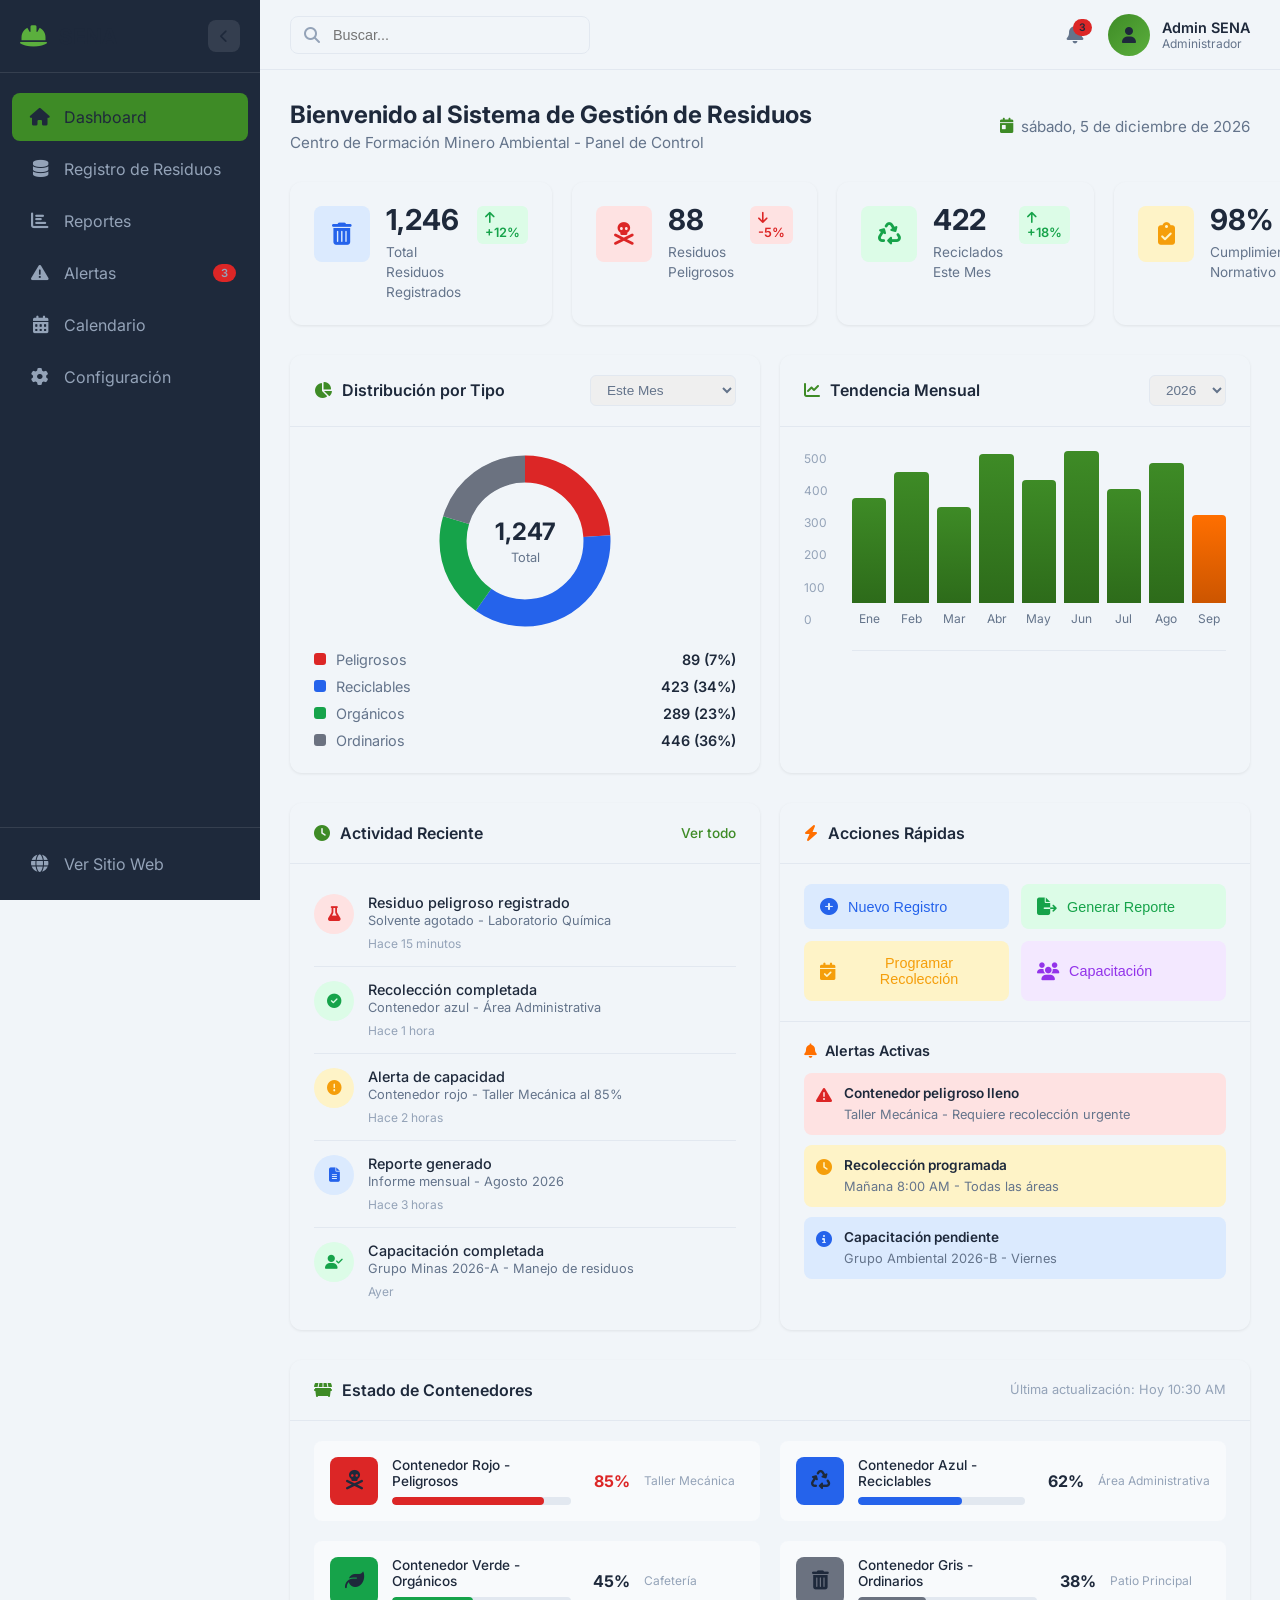
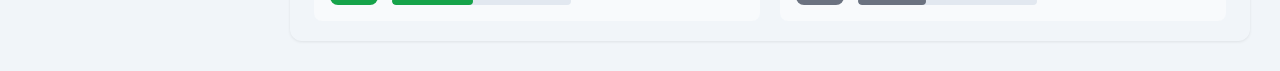
<file: dashboard.html>
<!DOCTYPE html>
<html lang="es">
<head>
    <meta charset="UTF-8">
    <meta name="viewport" content="width=device-width, initial-scale=1.0">
    <title>Dashboard - Sistema de Gestión de Residuos | SENA</title>
    <link rel="preconnect" href="https://fonts.googleapis.com">
    <link href="https://fonts.googleapis.com/css2?family=Inter:wght@300;400;500;600;700&display=swap" rel="stylesheet">
    <link rel="stylesheet" href="https://cdnjs.cloudflare.com/ajax/libs/font-awesome/6.5.1/css/all.min.css">
    <link rel="stylesheet" href="dashboard.css">
</head>
<body>
    <!-- Sidebar -->
    <aside class="sidebar" id="sidebar">
        <div class="sidebar__header">
            <div class="sidebar__logo">
                <i class="fas fa-hard-hat"></i>
                <span>SENA</span>
            </div>
            <button class="sidebar__toggle" id="sidebarToggle">
                <i class="fas fa-chevron-left"></i>
            </button>
        </div>

        <nav class="sidebar__nav">
            <a href="#" class="sidebar__link active">
                <i class="fas fa-home"></i>
                <span>Dashboard</span>
            </a>
            <a href="#" class="sidebar__link">
                <i class="fas fa-database"></i>
                <span>Registro de Residuos</span>
            </a>
            <a href="#" class="sidebar__link">
                <i class="fas fa-chart-bar"></i>
                <span>Reportes</span>
            </a>
            <a href="#" class="sidebar__link">
                <i class="fas fa-exclamation-triangle"></i>
                <span>Alertas</span>
                <span class="sidebar__badge">3</span>
            </a>
            <a href="#" class="sidebar__link">
                <i class="fas fa-calendar-alt"></i>
                <span>Calendario</span>
            </a>
            <a href="#" class="sidebar__link">
                <i class="fas fa-cog"></i>
                <span>Configuración</span>
            </a>
        </nav>

        <div class="sidebar__footer">
            <a href="https://samuel-2409.github.io/centro-formacion-minero-ambiental/" class="sidebar__link" target="_blank">
                <i class="fas fa-globe"></i>
                <span>Ver Sitio Web</span>
            </a>
        </div>
    </aside>

    <!-- Main Content -->
    <main class="main" id="main">
        <!-- Top Bar -->
        <header class="topbar">
            <div class="topbar__left">
                <button class="topbar__menu-btn" id="menuBtn">
                    <i class="fas fa-bars"></i>
                </button>
                <div class="topbar__search">
                    <i class="fas fa-search"></i>
                    <input type="text" placeholder="Buscar...">
                </div>
            </div>
            <div class="topbar__right">
                <div class="topbar__notifications">
                    <i class="fas fa-bell"></i>
                    <span class="topbar__notif-badge">3</span>
                </div>
                <div class="topbar__user">
                    <div class="topbar__avatar">
                        <i class="fas fa-user"></i>
                    </div>
                    <div class="topbar__user-info">
                        <span class="topbar__user-name">Admin SENA</span>
                        <span class="topbar__user-role">Administrador</span>
                    </div>
                </div>
            </div>
        </header>

        <!-- Dashboard Content -->
        <div class="dashboard">
            <!-- Welcome Section -->
            <div class="dashboard__welcome">
                <div class="dashboard__welcome-text">
                    <h1>Bienvenido al Sistema de Gestión de Residuos</h1>
                    <p>Centro de Formación Minero Ambiental - Panel de Control</p>
                </div>
                <div class="dashboard__welcome-date">
                    <i class="fas fa-calendar-day"></i>
                    <span id="currentDate"></span>
                </div>
            </div>

            <!-- Stats Cards -->
            <div class="stats-grid">
                <div class="stat-card stat-card--primary">
                    <div class="stat-card__icon">
                        <i class="fas fa-trash-alt"></i>
                    </div>
                    <div class="stat-card__content">
                        <span class="stat-card__value" data-target="1247">0</span>
                        <span class="stat-card__label">Total Residuos Registrados</span>
                    </div>
                    <div class="stat-card__trend stat-card__trend--up">
                        <i class="fas fa-arrow-up"></i> +12%
                    </div>
                </div>

                <div class="stat-card stat-card--danger">
                    <div class="stat-card__icon">
                        <i class="fas fa-skull-crossbones"></i>
                    </div>
                    <div class="stat-card__content">
                        <span class="stat-card__value" data-target="89">0</span>
                        <span class="stat-card__label">Residuos Peligrosos</span>
                    </div>
                    <div class="stat-card__trend stat-card__trend--down">
                        <i class="fas fa-arrow-down"></i> -5%
                    </div>
                </div>

                <div class="stat-card stat-card--success">
                    <div class="stat-card__icon">
                        <i class="fas fa-recycle"></i>
                    </div>
                    <div class="stat-card__content">
                        <span class="stat-card__value" data-target="423">0</span>
                        <span class="stat-card__label">Reciclados Este Mes</span>
                    </div>
                    <div class="stat-card__trend stat-card__trend--up">
                        <i class="fas fa-arrow-up"></i> +18%
                    </div>
                </div>

                <div class="stat-card stat-card--warning">
                    <div class="stat-card__icon">
                        <i class="fas fa-clipboard-check"></i>
                    </div>
                    <div class="stat-card__content">
                        <span class="stat-card__value">98%</span>
                        <span class="stat-card__label">Cumplimiento Normativo</span>
                    </div>
                    <div class="stat-card__trend stat-card__trend--up">
                        <i class="fas fa-arrow-up"></i> +2%
                    </div>
                </div>
            </div>

            <!-- Charts Section -->
            <div class="charts-grid">
                <!-- Waste by Type Chart -->
                <div class="chart-card">
                    <div class="chart-card__header">
                        <h3><i class="fas fa-chart-pie"></i> Distribución por Tipo</h3>
                        <select class="chart-card__filter">
                            <option>Este Mes</option>
                            <option>Último Trimestre</option>
                            <option>Este Año</option>
                        </select>
                    </div>
                    <div class="chart-card__body">
                        <div class="donut-chart">
                            <svg viewBox="0 0 200 200">
                                <circle cx="100" cy="100" r="80" fill="none" stroke="#E5E7EB" stroke-width="30"/>
                                <circle cx="100" cy="100" r="80" fill="none" stroke="#DC2626" stroke-width="30"
                                    stroke-dasharray="120 503" stroke-dashoffset="0" transform="rotate(-90 100 100)"/>
                                <circle cx="100" cy="100" r="80" fill="none" stroke="#2563EB" stroke-width="30"
                                    stroke-dasharray="180 503" stroke-dashoffset="-120" transform="rotate(-90 100 100)"/>
                                <circle cx="100" cy="100" r="80" fill="none" stroke="#16A34A" stroke-width="30"
                                    stroke-dasharray="100 503" stroke-dashoffset="-300" transform="rotate(-90 100 100)"/>
                                <circle cx="100" cy="100" r="80" fill="none" stroke="#6B7280" stroke-width="30"
                                    stroke-dasharray="103 503" stroke-dashoffset="-400" transform="rotate(-90 100 100)"/>
                            </svg>
                            <div class="donut-chart__center">
                                <span class="donut-chart__total">1,247</span>
                                <span class="donut-chart__label">Total</span>
                            </div>
                        </div>
                        <div class="chart-legend">
                            <div class="chart-legend__item">
                                <span class="chart-legend__color" style="background: #DC2626"></span>
                                <span class="chart-legend__label">Peligrosos</span>
                                <span class="chart-legend__value">89 (7%)</span>
                            </div>
                            <div class="chart-legend__item">
                                <span class="chart-legend__color" style="background: #2563EB"></span>
                                <span class="chart-legend__label">Reciclables</span>
                                <span class="chart-legend__value">423 (34%)</span>
                            </div>
                            <div class="chart-legend__item">
                                <span class="chart-legend__color" style="background: #16A34A"></span>
                                <span class="chart-legend__label">Orgánicos</span>
                                <span class="chart-legend__value">289 (23%)</span>
                            </div>
                            <div class="chart-legend__item">
                                <span class="chart-legend__color" style="background: #6B7280"></span>
                                <span class="chart-legend__label">Ordinarios</span>
                                <span class="chart-legend__value">446 (36%)</span>
                            </div>
                        </div>
                    </div>
                </div>

                <!-- Monthly Trend Chart -->
                <div class="chart-card">
                    <div class="chart-card__header">
                        <h3><i class="fas fa-chart-line"></i> Tendencia Mensual</h3>
                        <select class="chart-card__filter">
                            <option>2026</option>
                            <option>2025</option>
                        </select>
                    </div>
                    <div class="chart-card__body">
                        <div class="bar-chart">
                            <div class="bar-chart__y-axis">
                                <span>500</span>
                                <span>400</span>
                                <span>300</span>
                                <span>200</span>
                                <span>100</span>
                                <span>0</span>
                            </div>
                            <div class="bar-chart__bars">
                                <div class="bar-chart__bar-group">
                                    <div class="bar-chart__bar" style="height: 60%">
                                        <span class="bar-chart__tooltip">289</span>
                                    </div>
                                    <span class="bar-chart__label">Ene</span>
                                </div>
                                <div class="bar-chart__bar-group">
                                    <div class="bar-chart__bar" style="height: 75%">
                                        <span class="bar-chart__tooltip">345</span>
                                    </div>
                                    <span class="bar-chart__label">Feb</span>
                                </div>
                                <div class="bar-chart__bar-group">
                                    <div class="bar-chart__bar" style="height: 55%">
                                        <span class="bar-chart__tooltip">267</span>
                                    </div>
                                    <span class="bar-chart__label">Mar</span>
                                </div>
                                <div class="bar-chart__bar-group">
                                    <div class="bar-chart__bar" style="height: 85%">
                                        <span class="bar-chart__tooltip">412</span>
                                    </div>
                                    <span class="bar-chart__label">Abr</span>
                                </div>
                                <div class="bar-chart__bar-group">
                                    <div class="bar-chart__bar" style="height: 70%">
                                        <span class="bar-chart__tooltip">334</span>
                                    </div>
                                    <span class="bar-chart__label">May</span>
                                </div>
                                <div class="bar-chart__bar-group">
                                    <div class="bar-chart__bar" style="height: 90%">
                                        <span class="bar-chart__tooltip">456</span>
                                    </div>
                                    <span class="bar-chart__label">Jun</span>
                                </div>
                                <div class="bar-chart__bar-group">
                                    <div class="bar-chart__bar" style="height: 65%">
                                        <span class="bar-chart__tooltip">312</span>
                                    </div>
                                    <span class="bar-chart__label">Jul</span>
                                </div>
                                <div class="bar-chart__bar-group">
                                    <div class="bar-chart__bar" style="height: 80%">
                                        <span class="bar-chart__tooltip">389</span>
                                    </div>
                                    <span class="bar-chart__label">Ago</span>
                                </div>
                                <div class="bar-chart__bar-group">
                                    <div class="bar-chart__bar bar-chart__bar--current" style="height: 50%">
                                        <span class="bar-chart__tooltip">245</span>
                                    </div>
                                    <span class="bar-chart__label">Sep</span>
                                </div>
                            </div>
                        </div>
                    </div>
                </div>
            </div>

            <!-- Bottom Section -->
            <div class="bottom-grid">
                <!-- Recent Activity -->
                <div class="activity-card">
                    <div class="activity-card__header">
                        <h3><i class="fas fa-clock"></i> Actividad Reciente</h3>
                        <a href="#" class="activity-card__see-all">Ver todo</a>
                    </div>
                    <div class="activity-card__body">
                        <div class="activity-item">
                            <div class="activity-item__icon activity-item__icon--danger">
                                <i class="fas fa-flask"></i>
                            </div>
                            <div class="activity-item__content">
                                <span class="activity-item__title">Residuo peligroso registrado</span>
                                <span class="activity-item__desc">Solvente agotado - Laboratorio Química</span>
                                <span class="activity-item__time">Hace 15 minutos</span>
                            </div>
                        </div>
                        <div class="activity-item">
                            <div class="activity-item__icon activity-item__icon--success">
                                <i class="fas fa-check-circle"></i>
                            </div>
                            <div class="activity-item__content">
                                <span class="activity-item__title">Recolección completada</span>
                                <span class="activity-item__desc">Contenedor azul - Área Administrativa</span>
                                <span class="activity-item__time">Hace 1 hora</span>
                            </div>
                        </div>
                        <div class="activity-item">
                            <div class="activity-item__icon activity-item__icon--warning">
                                <i class="fas fa-exclamation-circle"></i>
                            </div>
                            <div class="activity-item__content">
                                <span class="activity-item__title">Alerta de capacidad</span>
                                <span class="activity-item__desc">Contenedor rojo - Taller Mecánica al 85%</span>
                                <span class="activity-item__time">Hace 2 horas</span>
                            </div>
                        </div>
                        <div class="activity-item">
                            <div class="activity-item__icon activity-item__icon--info">
                                <i class="fas fa-file-alt"></i>
                            </div>
                            <div class="activity-item__content">
                                <span class="activity-item__title">Reporte generado</span>
                                <span class="activity-item__desc">Informe mensual - Agosto 2026</span>
                                <span class="activity-item__time">Hace 3 horas</span>
                            </div>
                        </div>
                        <div class="activity-item">
                            <div class="activity-item__icon activity-item__icon--success">
                                <i class="fas fa-user-check"></i>
                            </div>
                            <div class="activity-item__content">
                                <span class="activity-item__title">Capacitación completada</span>
                                <span class="activity-item__desc">Grupo Minas 2026-A - Manejo de residuos</span>
                                <span class="activity-item__time">Ayer</span>
                            </div>
                        </div>
                    </div>
                </div>

                <!-- Quick Actions & Alerts -->
                <div class="actions-card">
                    <div class="actions-card__header">
                        <h3><i class="fas fa-bolt"></i> Acciones Rápidas</h3>
                    </div>
                    <div class="actions-card__body">
                        <button class="action-btn action-btn--primary">
                            <i class="fas fa-plus-circle"></i>
                            <span>Nuevo Registro</span>
                        </button>
                        <button class="action-btn action-btn--success">
                            <i class="fas fa-file-export"></i>
                            <span>Generar Reporte</span>
                        </button>
                        <button class="action-btn action-btn--warning">
                            <i class="fas fa-calendar-check"></i>
                            <span>Programar Recolección</span>
                        </button>
                        <button class="action-btn action-btn--info">
                            <i class="fas fa-users"></i>
                            <span>Capacitación</span>
                        </button>
                    </div>

                    <div class="alerts-section">
                        <h4><i class="fas fa-bell"></i> Alertas Activas</h4>
                        <div class="alert-item alert-item--danger">
                            <i class="fas fa-exclamation-triangle"></i>
                            <div class="alert-item__content">
                                <span class="alert-item__title">Contenedor peligroso lleno</span>
                                <span class="alert-item__desc">Taller Mecánica - Requiere recolección urgente</span>
                            </div>
                        </div>
                        <div class="alert-item alert-item--warning">
                            <i class="fas fa-clock"></i>
                            <div class="alert-item__content">
                                <span class="alert-item__title">Recolección programada</span>
                                <span class="alert-item__desc">Mañana 8:00 AM - Todas las áreas</span>
                            </div>
                        </div>
                        <div class="alert-item alert-item--info">
                            <i class="fas fa-info-circle"></i>
                            <div class="alert-item__content">
                                <span class="alert-item__title">Capacitación pendiente</span>
                                <span class="alert-item__desc">Grupo Ambiental 2026-B - Viernes</span>
                            </div>
                        </div>
                    </div>
                </div>
            </div>

            <!-- Waste Containers Status -->
            <div class="containers-card">
                <div class="containers-card__header">
                    <h3><i class="fas fa-dumpster"></i> Estado de Contenedores</h3>
                    <span class="containers-card__update">Última actualización: Hoy 10:30 AM</span>
                </div>
                <div class="containers-card__body">
                    <div class="container-status">
                        <div class="container-status__icon container-status__icon--peligroso">
                            <i class="fas fa-skull-crossbones"></i>
                        </div>
                        <div class="container-status__info">
                            <span class="container-status__name">Contenedor Rojo - Peligrosos</span>
                            <div class="container-status__bar">
                                <div class="container-status__fill container-status__fill--danger" style="width: 85%"></div>
                            </div>
                        </div>
                        <span class="container-status__percent container-status__percent--danger">85%</span>
                        <span class="container-status__location">Taller Mecánica</span>
                    </div>
                    <div class="container-status">
                        <div class="container-status__icon container-status__icon--reciclable">
                            <i class="fas fa-recycle"></i>
                        </div>
                        <div class="container-status__info">
                            <span class="container-status__name">Contenedor Azul - Reciclables</span>
                            <div class="container-status__bar">
                                <div class="container-status__fill container-status__fill--info" style="width: 62%"></div>
                            </div>
                        </div>
                        <span class="container-status__percent">62%</span>
                        <span class="container-status__location">Área Administrativa</span>
                    </div>
                    <div class="container-status">
                        <div class="container-status__icon container-status__icon--organico">
                            <i class="fas fa-leaf"></i>
                        </div>
                        <div class="container-status__info">
                            <span class="container-status__name">Contenedor Verde - Orgánicos</span>
                            <div class="container-status__bar">
                                <div class="container-status__fill container-status__fill--success" style="width: 45%"></div>
                            </div>
                        </div>
                        <span class="container-status__percent">45%</span>
                        <span class="container-status__location">Cafetería</span>
                    </div>
                    <div class="container-status">
                        <div class="container-status__icon container-status__icon--ordinario">
                            <i class="fas fa-trash-alt"></i>
                        </div>
                        <div class="container-status__info">
                            <span class="container-status__name">Contenedor Gris - Ordinarios</span>
                            <div class="container-status__bar">
                                <div class="container-status__fill container-status__fill--secondary" style="width: 38%"></div>
                            </div>
                        </div>
                        <span class="container-status__percent">38%</span>
                        <span class="container-status__location">Patio Principal</span>
                    </div>
                </div>
            </div>
        </div>
    </main>

    <script src="dashboard.js"></script>
</body>
</html>
</file>
<file: dashboard.css>
/* ========================================
   DASHBOARD STYLES
   ======================================== */
:root {
    --sena-green: #3E8B26;
    --sena-green-dark: #2D6B1A;
    --sena-green-light: #5BAF3D;
    --sena-yellow: #FFD100;
    --sena-orange: #FF6F00;
    
    --dark-bg: #0F172A;
    --sidebar-bg: #1E293B;
    --card-bg: #FFFFFF;
    --text-primary: #1E293B;
    --text-secondary: #64748B;
    --text-light: #94A3B8;
    --border-color: #E2E8F0;
    
    --danger: #DC2626;
    --danger-light: #FEE2E2;
    --success: #16A34A;
    --success-light: #DCFCE7;
    --warning: #F59E0B;
    --warning-light: #FEF3C7;
    --info: #2563EB;
    --info-light: #DBEAFE;
    
    --sidebar-width: 260px;
    --sidebar-collapsed: 80px;
    --topbar-height: 70px;
    
    --font-primary: 'Inter', -apple-system, BlinkMacSystemFont, sans-serif;
    --shadow-sm: 0 1px 3px rgba(0,0,0,0.08);
    --shadow-md: 0 4px 6px -1px rgba(0,0,0,0.1);
    --shadow-lg: 0 10px 25px -5px rgba(0,0,0,0.1);
    --radius-sm: 8px;
    --radius-md: 12px;
    --radius-lg: 16px;
}

* {
    margin: 0;
    padding: 0;
    box-sizing: border-box;
}

body {
    font-family: var(--font-primary);
    background: #F1F5F9;
    color: var(--text-primary);
    min-height: 100vh;
}

/* ========================================
   SIDEBAR
   ======================================== */
.sidebar {
    position: fixed;
    left: 0;
    top: 0;
    bottom: 0;
    width: var(--sidebar-width);
    background: var(--sidebar-bg);
    display: flex;
    flex-direction: column;
    transition: width 0.3s ease;
    z-index: 1000;
}

.sidebar.collapsed {
    width: var(--sidebar-collapsed);
}

.sidebar__header {
    display: flex;
    align-items: center;
    justify-content: space-between;
    padding: 20px;
    border-bottom: 1px solid rgba(255,255,255,0.1);
}

.sidebar__logo {
    display: flex;
    align-items: center;
    gap: 12px;
    color: var(--white);
    font-size: 1.3rem;
    font-weight: 700;
}

.sidebar__logo i {
    font-size: 1.5rem;
    color: var(--sena-green-light);
}

.sidebar__toggle {
    background: rgba(255,255,255,0.1);
    border: none;
    width: 32px;
    height: 32px;
    border-radius: 8px;
    color: var(--white);
    cursor: pointer;
    transition: var(--transition-base);
}

.sidebar__toggle:hover {
    background: rgba(255,255,255,0.2);
}

.sidebar.collapsed .sidebar__toggle i {
    transform: rotate(180deg);
}

.sidebar__nav {
    flex: 1;
    padding: 20px 12px;
    display: flex;
    flex-direction: column;
    gap: 4px;
}

.sidebar__link {
    display: flex;
    align-items: center;
    gap: 12px;
    padding: 14px 16px;
    color: var(--text-light);
    text-decoration: none;
    border-radius: var(--radius-sm);
    transition: all 0.2s ease;
    position: relative;
}

.sidebar__link:hover {
    background: rgba(255,255,255,0.08);
    color: var(--white);
}

.sidebar__link.active {
    background: var(--sena-green);
    color: var(--white);
}

.sidebar__link i {
    font-size: 1.1rem;
    width: 24px;
    text-align: center;
}

.sidebar__badge {
    position: absolute;
    right: 12px;
    background: var(--danger);
    color: var(--white);
    font-size: 0.7rem;
    font-weight: 600;
    padding: 2px 8px;
    border-radius: 10px;
}

.sidebar__footer {
    padding: 12px;
    border-top: 1px solid rgba(255,255,255,0.1);
}

.sidebar.collapsed .sidebar__link span,
.sidebar.collapsed .sidebar__badge {
    display: none;
}

/* ========================================
   MAIN CONTENT
   ======================================== */
.main {
    margin-left: var(--sidebar-width);
    min-height: 100vh;
    transition: margin-left 0.3s ease;
}

.sidebar.collapsed ~ .main {
    margin-left: var(--sidebar-collapsed);
}

/* ========================================
   TOPBAR
   ======================================== */
.topbar {
    position: sticky;
    top: 0;
    height: var(--topbar-height);
    background: var(--white);
    border-bottom: 1px solid var(--border-color);
    display: flex;
    align-items: center;
    justify-content: space-between;
    padding: 0 30px;
    z-index: 100;
}

.topbar__left {
    display: flex;
    align-items: center;
    gap: 20px;
}

.topbar__menu-btn {
    display: none;
    background: none;
    border: none;
    font-size: 1.3rem;
    color: var(--text-secondary);
    cursor: pointer;
}

.topbar__search {
    position: relative;
    display: flex;
    align-items: center;
}

.topbar__search i {
    position: absolute;
    left: 14px;
    color: var(--text-light);
}

.topbar__search input {
    padding: 10px 16px 10px 42px;
    background: #F1F5F9;
    border: 1px solid var(--border-color);
    border-radius: var(--radius-sm);
    width: 300px;
    font-size: 0.9rem;
    transition: all 0.2s ease;
}

.topbar__search input:focus {
    outline: none;
    border-color: var(--sena-green);
    background: var(--white);
}

.topbar__right {
    display: flex;
    align-items: center;
    gap: 24px;
}

.topbar__notifications {
    position: relative;
    cursor: pointer;
}

.topbar__notifications i {
    font-size: 1.2rem;
    color: var(--text-secondary);
}

.topbar__notif-badge {
    position: absolute;
    top: -6px;
    right: -8px;
    background: var(--danger);
    color: var(--white);
    font-size: 0.65rem;
    font-weight: 600;
    padding: 2px 6px;
    border-radius: 10px;
}

.topbar__user {
    display: flex;
    align-items: center;
    gap: 12px;
    cursor: pointer;
}

.topbar__avatar {
    width: 42px;
    height: 42px;
    background: linear-gradient(135deg, var(--sena-green), var(--sena-green-light));
    border-radius: 50%;
    display: flex;
    align-items: center;
    justify-content: center;
    color: var(--white);
}

.topbar__user-info {
    display: flex;
    flex-direction: column;
}

.topbar__user-name {
    font-size: 0.9rem;
    font-weight: 600;
    color: var(--text-primary);
}

.topbar__user-role {
    font-size: 0.75rem;
    color: var(--text-secondary);
}

/* ========================================
   DASHBOARD CONTENT
   ======================================== */
.dashboard {
    padding: 30px;
}

.dashboard__welcome {
    display: flex;
    justify-content: space-between;
    align-items: center;
    margin-bottom: 30px;
}

.dashboard__welcome-text h1 {
    font-size: 1.5rem;
    font-weight: 700;
    color: var(--text-primary);
    margin-bottom: 4px;
}

.dashboard__welcome-text p {
    font-size: 0.95rem;
    color: var(--text-secondary);
}

.dashboard__welcome-date {
    display: flex;
    align-items: center;
    gap: 8px;
    color: var(--text-secondary);
    font-size: 0.95rem;
}

.dashboard__welcome-date i {
    color: var(--sena-green);
}

/* ========================================
   STATS CARDS
   ======================================== */
.stats-grid {
    display: grid;
    grid-template-columns: repeat(4, 1fr);
    gap: 20px;
    margin-bottom: 30px;
}

.stat-card {
    background: var(--white);
    border-radius: var(--radius-md);
    padding: 24px;
    display: flex;
    align-items: flex-start;
    gap: 16px;
    box-shadow: var(--shadow-sm);
    transition: transform 0.2s ease, box-shadow 0.2s ease;
}

.stat-card:hover {
    transform: translateY(-2px);
    box-shadow: var(--shadow-md);
}

.stat-card__icon {
    width: 56px;
    height: 56px;
    border-radius: var(--radius-sm);
    display: flex;
    align-items: center;
    justify-content: center;
    font-size: 1.4rem;
    flex-shrink: 0;
}

.stat-card--primary .stat-card__icon {
    background: var(--info-light);
    color: var(--info);
}

.stat-card--danger .stat-card__icon {
    background: var(--danger-light);
    color: var(--danger);
}

.stat-card--success .stat-card__icon {
    background: var(--success-light);
    color: var(--success);
}

.stat-card--warning .stat-card__icon {
    background: var(--warning-light);
    color: var(--warning);
}

.stat-card__content {
    flex: 1;
}

.stat-card__value {
    display: block;
    font-size: 1.8rem;
    font-weight: 700;
    color: var(--text-primary);
    line-height: 1;
    margin-bottom: 6px;
}

.stat-card__label {
    font-size: 0.85rem;
    color: var(--text-secondary);
}

.stat-card__trend {
    font-size: 0.8rem;
    font-weight: 600;
    padding: 4px 8px;
    border-radius: 6px;
}

.stat-card__trend--up {
    background: var(--success-light);
    color: var(--success);
}

.stat-card__trend--down {
    background: var(--danger-light);
    color: var(--danger);
}

/* ========================================
   CHARTS
   ======================================== */
.charts-grid {
    display: grid;
    grid-template-columns: 1fr 1fr;
    gap: 20px;
    margin-bottom: 30px;
}

.chart-card {
    background: var(--white);
    border-radius: var(--radius-md);
    box-shadow: var(--shadow-sm);
    overflow: hidden;
}

.chart-card__header {
    display: flex;
    justify-content: space-between;
    align-items: center;
    padding: 20px 24px;
    border-bottom: 1px solid var(--border-color);
}

.chart-card__header h3 {
    font-size: 1rem;
    font-weight: 600;
    display: flex;
    align-items: center;
    gap: 10px;
}

.chart-card__header h3 i {
    color: var(--sena-green);
}

.chart-card__filter {
    padding: 6px 12px;
    border: 1px solid var(--border-color);
    border-radius: 6px;
    font-size: 0.85rem;
    color: var(--text-secondary);
    cursor: pointer;
}

.chart-card__body {
    padding: 24px;
}

/* Donut Chart */
.donut-chart {
    position: relative;
    width: 180px;
    height: 180px;
    margin: 0 auto 20px;
}

.donut-chart svg {
    width: 100%;
    height: 100%;
}

.donut-chart__center {
    position: absolute;
    top: 50%;
    left: 50%;
    transform: translate(-50%, -50%);
    text-align: center;
}

.donut-chart__total {
    display: block;
    font-size: 1.5rem;
    font-weight: 700;
    color: var(--text-primary);
}

.donut-chart__label {
    font-size: 0.8rem;
    color: var(--text-secondary);
}

.chart-legend {
    display: flex;
    flex-direction: column;
    gap: 10px;
}

.chart-legend__item {
    display: flex;
    align-items: center;
    gap: 10px;
    font-size: 0.9rem;
}

.chart-legend__color {
    width: 12px;
    height: 12px;
    border-radius: 3px;
}

.chart-legend__label {
    flex: 1;
    color: var(--text-secondary);
}

.chart-legend__value {
    font-weight: 600;
    color: var(--text-primary);
}

/* Bar Chart */
.bar-chart {
    display: flex;
    gap: 16px;
    height: 200px;
}

.bar-chart__y-axis {
    display: flex;
    flex-direction: column;
    justify-content: space-between;
    font-size: 0.75rem;
    color: var(--text-light);
    padding: 0 8px 24px 0;
}

.bar-chart__bars {
    flex: 1;
    display: flex;
    align-items: flex-end;
    gap: 8px;
    border-bottom: 1px solid var(--border-color);
    padding-bottom: 24px;
}

.bar-chart__bar-group {
    flex: 1;
    display: flex;
    flex-direction: column;
    align-items: center;
    height: 100%;
    justify-content: flex-end;
}

.bar-chart__bar {
    width: 100%;
    max-width: 40px;
    background: linear-gradient(180deg, var(--sena-green), var(--sena-green-dark));
    border-radius: 4px 4px 0 0;
    position: relative;
    cursor: pointer;
    transition: opacity 0.2s ease;
}

.bar-chart__bar:hover {
    opacity: 0.8;
}

.bar-chart__bar--current {
    background: linear-gradient(180deg, var(--sena-orange), #CC5500);
}

.bar-chart__tooltip {
    position: absolute;
    top: -30px;
    left: 50%;
    transform: translateX(-50%);
    background: var(--text-primary);
    color: var(--white);
    padding: 4px 8px;
    border-radius: 4px;
    font-size: 0.75rem;
    font-weight: 600;
    white-space: nowrap;
    opacity: 0;
    pointer-events: none;
    transition: opacity 0.2s ease;
}

.bar-chart__bar:hover .bar-chart__tooltip {
    opacity: 1;
}

.bar-chart__label {
    margin-top: 8px;
    font-size: 0.75rem;
    color: var(--text-secondary);
}

/* ========================================
   BOTTOM GRID
   ======================================== */
.bottom-grid {
    display: grid;
    grid-template-columns: 1fr 1fr;
    gap: 20px;
    margin-bottom: 30px;
}

/* Activity Card */
.activity-card {
    background: var(--white);
    border-radius: var(--radius-md);
    box-shadow: var(--shadow-sm);
}

.activity-card__header {
    display: flex;
    justify-content: space-between;
    align-items: center;
    padding: 20px 24px;
    border-bottom: 1px solid var(--border-color);
}

.activity-card__header h3 {
    font-size: 1rem;
    font-weight: 600;
    display: flex;
    align-items: center;
    gap: 10px;
}

.activity-card__header h3 i {
    color: var(--sena-green);
}

.activity-card__see-all {
    font-size: 0.85rem;
    color: var(--sena-green);
    text-decoration: none;
    font-weight: 500;
}

.activity-card__see-all:hover {
    text-decoration: underline;
}

.activity-card__body {
    padding: 16px 24px;
}

.activity-item {
    display: flex;
    gap: 14px;
    padding: 14px 0;
    border-bottom: 1px solid var(--border-color);
}

.activity-item:last-child {
    border-bottom: none;
}

.activity-item__icon {
    width: 40px;
    height: 40px;
    border-radius: 50%;
    display: flex;
    align-items: center;
    justify-content: center;
    font-size: 0.9rem;
    flex-shrink: 0;
}

.activity-item__icon--danger {
    background: var(--danger-light);
    color: var(--danger);
}

.activity-item__icon--success {
    background: var(--success-light);
    color: var(--success);
}

.activity-item__icon--warning {
    background: var(--warning-light);
    color: var(--warning);
}

.activity-item__icon--info {
    background: var(--info-light);
    color: var(--info);
}

.activity-item__content {
    flex: 1;
}

.activity-item__title {
    display: block;
    font-size: 0.9rem;
    font-weight: 500;
    color: var(--text-primary);
    margin-bottom: 2px;
}

.activity-item__desc {
    display: block;
    font-size: 0.8rem;
    color: var(--text-secondary);
    margin-bottom: 4px;
}

.activity-item__time {
    font-size: 0.75rem;
    color: var(--text-light);
}

/* Actions Card */
.actions-card {
    background: var(--white);
    border-radius: var(--radius-md);
    box-shadow: var(--shadow-sm);
}

.actions-card__header {
    padding: 20px 24px;
    border-bottom: 1px solid var(--border-color);
}

.actions-card__header h3 {
    font-size: 1rem;
    font-weight: 600;
    display: flex;
    align-items: center;
    gap: 10px;
}

.actions-card__header h3 i {
    color: var(--sena-orange);
}

.actions-card__body {
    padding: 20px 24px;
    display: grid;
    grid-template-columns: 1fr 1fr;
    gap: 12px;
}

.action-btn {
    display: flex;
    align-items: center;
    gap: 10px;
    padding: 14px 16px;
    border: none;
    border-radius: var(--radius-sm);
    font-size: 0.9rem;
    font-weight: 500;
    cursor: pointer;
    transition: all 0.2s ease;
}

.action-btn i {
    font-size: 1.1rem;
}

.action-btn--primary {
    background: var(--info-light);
    color: var(--info);
}

.action-btn--primary:hover {
    background: var(--info);
    color: var(--white);
}

.action-btn--success {
    background: var(--success-light);
    color: var(--success);
}

.action-btn--success:hover {
    background: var(--success);
    color: var(--white);
}

.action-btn--warning {
    background: var(--warning-light);
    color: var(--warning);
}

.action-btn--warning:hover {
    background: var(--warning);
    color: var(--white);
}

.action-btn--info {
    background: #F3E8FF;
    color: #9333EA;
}

.action-btn--info:hover {
    background: #9333EA;
    color: var(--white);
}

/* Alerts Section */
.alerts-section {
    padding: 20px 24px;
    border-top: 1px solid var(--border-color);
}

.alerts-section h4 {
    font-size: 0.9rem;
    font-weight: 600;
    margin-bottom: 14px;
    display: flex;
    align-items: center;
    gap: 8px;
    color: var(--text-primary);
}

.alerts-section h4 i {
    color: var(--sena-orange);
}

.alert-item {
    display: flex;
    gap: 12px;
    padding: 12px;
    border-radius: var(--radius-sm);
    margin-bottom: 10px;
}

.alert-item:last-child {
    margin-bottom: 0;
}

.alert-item--danger {
    background: var(--danger-light);
}

.alert-item--warning {
    background: var(--warning-light);
}

.alert-item--info {
    background: var(--info-light);
}

.alert-item i {
    font-size: 1rem;
    margin-top: 2px;
}

.alert-item--danger i { color: var(--danger); }
.alert-item--warning i { color: var(--warning); }
.alert-item--info i { color: var(--info); }

.alert-item__content {
    flex: 1;
}

.alert-item__title {
    display: block;
    font-size: 0.85rem;
    font-weight: 600;
    color: var(--text-primary);
    margin-bottom: 2px;
}

.alert-item__desc {
    font-size: 0.8rem;
    color: var(--text-secondary);
}

/* ========================================
   CONTAINERS STATUS
   ======================================== */
.containers-card {
    background: var(--white);
    border-radius: var(--radius-md);
    box-shadow: var(--shadow-sm);
}

.containers-card__header {
    display: flex;
    justify-content: space-between;
    align-items: center;
    padding: 20px 24px;
    border-bottom: 1px solid var(--border-color);
}

.containers-card__header h3 {
    font-size: 1rem;
    font-weight: 600;
    display: flex;
    align-items: center;
    gap: 10px;
}

.containers-card__header h3 i {
    color: var(--sena-green);
}

.containers-card__update {
    font-size: 0.8rem;
    color: var(--text-light);
}

.containers-card__body {
    padding: 20px 24px;
    display: grid;
    grid-template-columns: repeat(2, 1fr);
    gap: 20px;
}

.container-status {
    display: flex;
    align-items: center;
    gap: 14px;
    padding: 16px;
    background: #F8FAFC;
    border-radius: var(--radius-sm);
}

.container-status__icon {
    width: 48px;
    height: 48px;
    border-radius: var(--radius-sm);
    display: flex;
    align-items: center;
    justify-content: center;
    font-size: 1.2rem;
    flex-shrink: 0;
}

.container-status__icon--peligroso {
    background: var(--danger);
    color: var(--white);
}

.container-status__icon--reciclable {
    background: var(--info);
    color: var(--white);
}

.container-status__icon--organico {
    background: var(--success);
    color: var(--white);
}

.container-status__icon--ordinario {
    background: #6B7280;
    color: var(--white);
}

.container-status__info {
    flex: 1;
}

.container-status__name {
    display: block;
    font-size: 0.85rem;
    font-weight: 500;
    color: var(--text-primary);
    margin-bottom: 8px;
}

.container-status__bar {
    height: 8px;
    background: var(--border-color);
    border-radius: 4px;
    overflow: hidden;
}

.container-status__fill {
    height: 100%;
    border-radius: 4px;
    transition: width 0.5s ease;
}

.container-status__fill--danger { background: var(--danger); }
.container-status__fill--info { background: var(--info); }
.container-status__fill--success { background: var(--success); }
.container-status__fill--secondary { background: #6B7280; }

.container-status__percent {
    font-size: 1rem;
    font-weight: 700;
    color: var(--text-primary);
    min-width: 45px;
    text-align: right;
}

.container-status__percent--danger {
    color: var(--danger);
}

.container-status__location {
    font-size: 0.75rem;
    color: var(--text-light);
    min-width: 100px;
}

/* ========================================
   RESPONSIVE
   ======================================== */
@media (max-width: 1200px) {
    .stats-grid {
        grid-template-columns: repeat(2, 1fr);
    }
    
    .containers-card__body {
        grid-template-columns: 1fr;
    }
}

@media (max-width: 992px) {
    .charts-grid,
    .bottom-grid {
        grid-template-columns: 1fr;
    }
}

@media (max-width: 768px) {
    .sidebar {
        transform: translateX(-100%);
    }
    
    .sidebar.mobile-open {
        transform: translateX(0);
    }
    
    .main {
        margin-left: 0;
    }
    
    .topbar__menu-btn {
        display: block;
    }
    
    .topbar__search input {
        width: 200px;
    }
    
    .topbar__user-info {
        display: none;
    }
    
    .stats-grid {
        grid-template-columns: 1fr;
    }
    
    .dashboard__welcome {
        flex-direction: column;
        align-items: flex-start;
        gap: 12px;
    }
    
    .actions-card__body {
        grid-template-columns: 1fr;
    }
}

/* ========================================
   ANIMATIONS
   ======================================== */
@keyframes fadeIn {
    from { opacity: 0; transform: translateY(10px); }
    to { opacity: 1; transform: translateY(0); }
}

.stat-card,
.chart-card,
.activity-card,
.actions-card,
.containers-card {
    animation: fadeIn 0.5s ease-out;
}

/* Scrollbar */
::-webkit-scrollbar {
    width: 8px;
}

::-webkit-scrollbar-track {
    background: #F1F5F9;
}

::-webkit-scrollbar-thumb {
    background: #CBD5E1;
    border-radius: 4px;
}

::-webkit-scrollbar-thumb:hover {
    background: #94A3B8;
}
</file>
